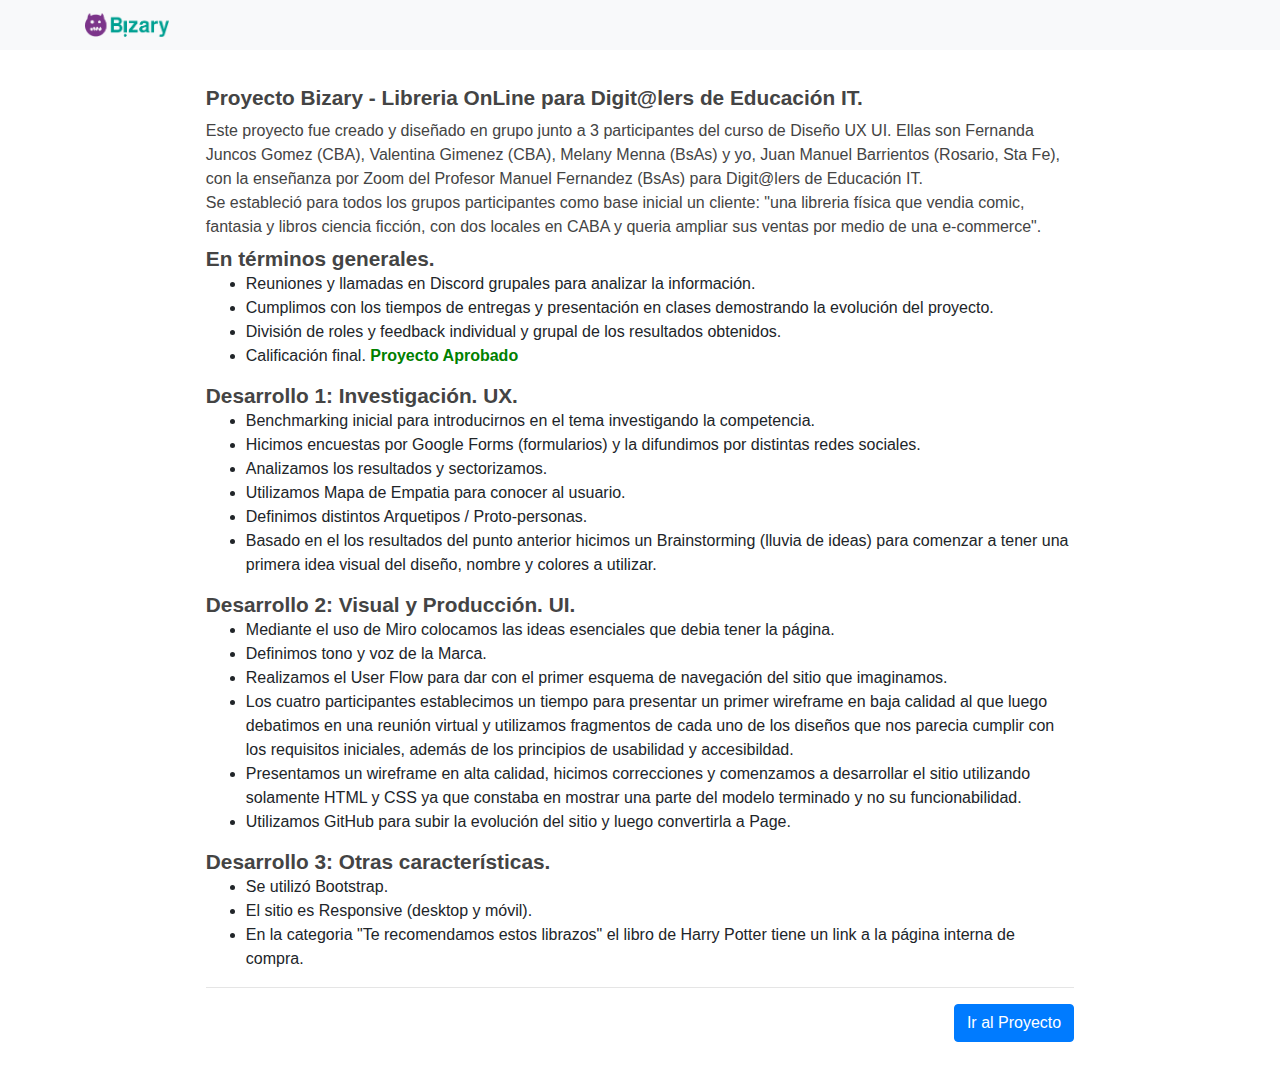
<file: index.html>
<html lang="en">
<head>
    <meta charset="UTF-8">
    <meta http-equiv="X-UA-Compatible" content="IE=edge">
    <meta name="viewport" content="width=device-width, initial-scale=1.0">
    <title>Proyecto Bizary Librería</title>
    <link rel="stylesheet" href="css/estilos_index.css">
    <link rel="stylesheet" href="https://cdn.jsdelivr.net/npm/bootstrap@4.3.1/dist/css/bootstrap.min.css" integrity="sha384-ggOyR0iXCbMQv3Xipma34MD+dH/1fQ784/j6cY/iJTQUOhcWr7x9JvoRxT2MZw1T" crossorigin="anonymous">
</head>
<body>
    <nav class="navbar navbar-light bg-light fixed-top">
        <div class="container">
            <a class="navbar-brand" href="#">
                <img src="img/logo_bizary.png" alt="Logo Bizary"  height="24">
            </a>
        </div>
    </nav>

    <div class="container container_general d-flex justify-content-center mb-3">
      <div class="form_presentacion">
        <h1 class="titulos mb-2">Proyecto Bizary - Libreria OnLine para Digit@lers de Educación IT.</h1>
        <!-- <p class="parrafo mb-2"><b style="color: red;"> Aclaración: Este sitio web </b></p> -->
        <p class="parrafo mb-2">Este proyecto fue creado y diseñado en grupo junto a 3 participantes del curso de Diseño UX UI. Ellas son Fernanda Juncos Gomez (CBA), Valentina Gimenez (CBA), Melany Menna (BsAs) y yo, Juan Manuel Barrientos (Rosario, Sta Fe), con la enseñanza por Zoom del Profesor Manuel Fernandez (BsAs) para Digit@lers de Educación IT. <br>
        Se estableció para todos los grupos participantes como base inicial un cliente: "una libreria física que vendia comic, fantasia y libros ciencia ficción, con dos locales en CABA y queria ampliar sus ventas por medio de una e-commerce".</p>

        <h2 class="titulos">En términos generales.</h2>
        <ul>
            <li>Reuniones y llamadas en Discord grupales para analizar la información.</li>
            <li>Cumplimos con los tiempos de entregas y presentación en clases demostrando la evolución del proyecto.</li>
            <li>División de roles y feedback individual y grupal de los resultados obtenidos.</li>
            <li>Calificación final. <span style="color: green;"><b>Proyecto Aprobado</b></span></li>
        </ul>

        <h2 class="titulos">Desarrollo 1: Investigación. UX.</h2>
        <ul>
            <li>Benchmarking inicial para introducirnos en el tema investigando la competencia.</li>
            <li>Hicimos encuestas por Google Forms (formularios) y la difundimos por distintas redes sociales.</li>
            <li>Analizamos los resultados y sectorizamos.</li>
            <li>Utilizamos Mapa de Empatia para conocer al usuario.</li>
            <li>Definimos distintos Arquetipos / Proto-personas.</li>
            <li>Basado en el los resultados del punto anterior hicimos un Brainstorming (lluvia de ideas) para comenzar a tener una primera idea visual del diseño, nombre y colores a utilizar.</li>
        </ul>

        <h2 class="titulos">Desarrollo 2: Visual y Producción. UI.</h2>
        <ul>
            <li>Mediante el uso de Miro colocamos las ideas esenciales que debia tener la página.</li>
            <li>Definimos tono y voz de la Marca.</li>
            <li>Realizamos el User Flow para dar con el primer esquema de navegación del sitio que imaginamos.</li>
            <li>Los cuatro participantes establecimos un tiempo para presentar un primer wireframe en baja calidad al que luego debatimos en una reunión virtual y utilizamos fragmentos de cada uno de los diseños que nos parecia cumplir con los requisitos iniciales, además de los principios de usabilidad y accesibildad.</li>
            <li>Presentamos un wireframe en alta calidad, hicimos correcciones y comenzamos a desarrollar el sitio utilizando solamente HTML y CSS ya que constaba en mostrar una parte del modelo terminado y no su funcionabilidad.</li>
            <li>Utilizamos GitHub para subir la evolución del sitio y luego convertirla a Page.</li>
        </ul>
        <h2 class="titulos">Desarrollo 3: Otras características.</h2>
        <ul>
            <li>Se utilizó Bootstrap.</li>
            <li>El sitio es Responsive (desktop y móvil).</li>
            <li>En la categoria "Te recomendamos estos librazos" el libro de Harry Potter tiene un link a la página interna de compra.</li>
        </ul>
        <hr>
        <a class="btn btn-primary btn-proyecto" href="bizary.html" target="_parent">Ir al Proyecto</a>
      </div>

    <script src="https://code.jquery.com/jquery-3.3.1.slim.min.js" integrity="sha384-q8i/X+965DzO0rT7abK41JStQIAqVgRVzpbzo5smXKp4YfRvH+8abtTE1Pi6jizo" crossorigin="anonymous"></script>
    <script src="https://cdn.jsdelivr.net/npm/popper.js@1.14.7/dist/umd/popper.min.js" integrity="sha384-UO2eT0CpHqdSJQ6hJty5KVphtPhzWj9WO1clHTMGa3JDZwrnQq4sF86dIHNDz0W1" crossorigin="anonymous"></script>
    <script src="https://cdn.jsdelivr.net/npm/bootstrap@4.3.1/dist/js/bootstrap.min.js" integrity="sha384-JjSmVgyd0p3pXB1rRibZUAYoIIy6OrQ6VrjIEaFf/nJGzIxFDsf4x0xIM+B07jRM" crossorigin="anonymous"></script>
</body>
</html>
</file>
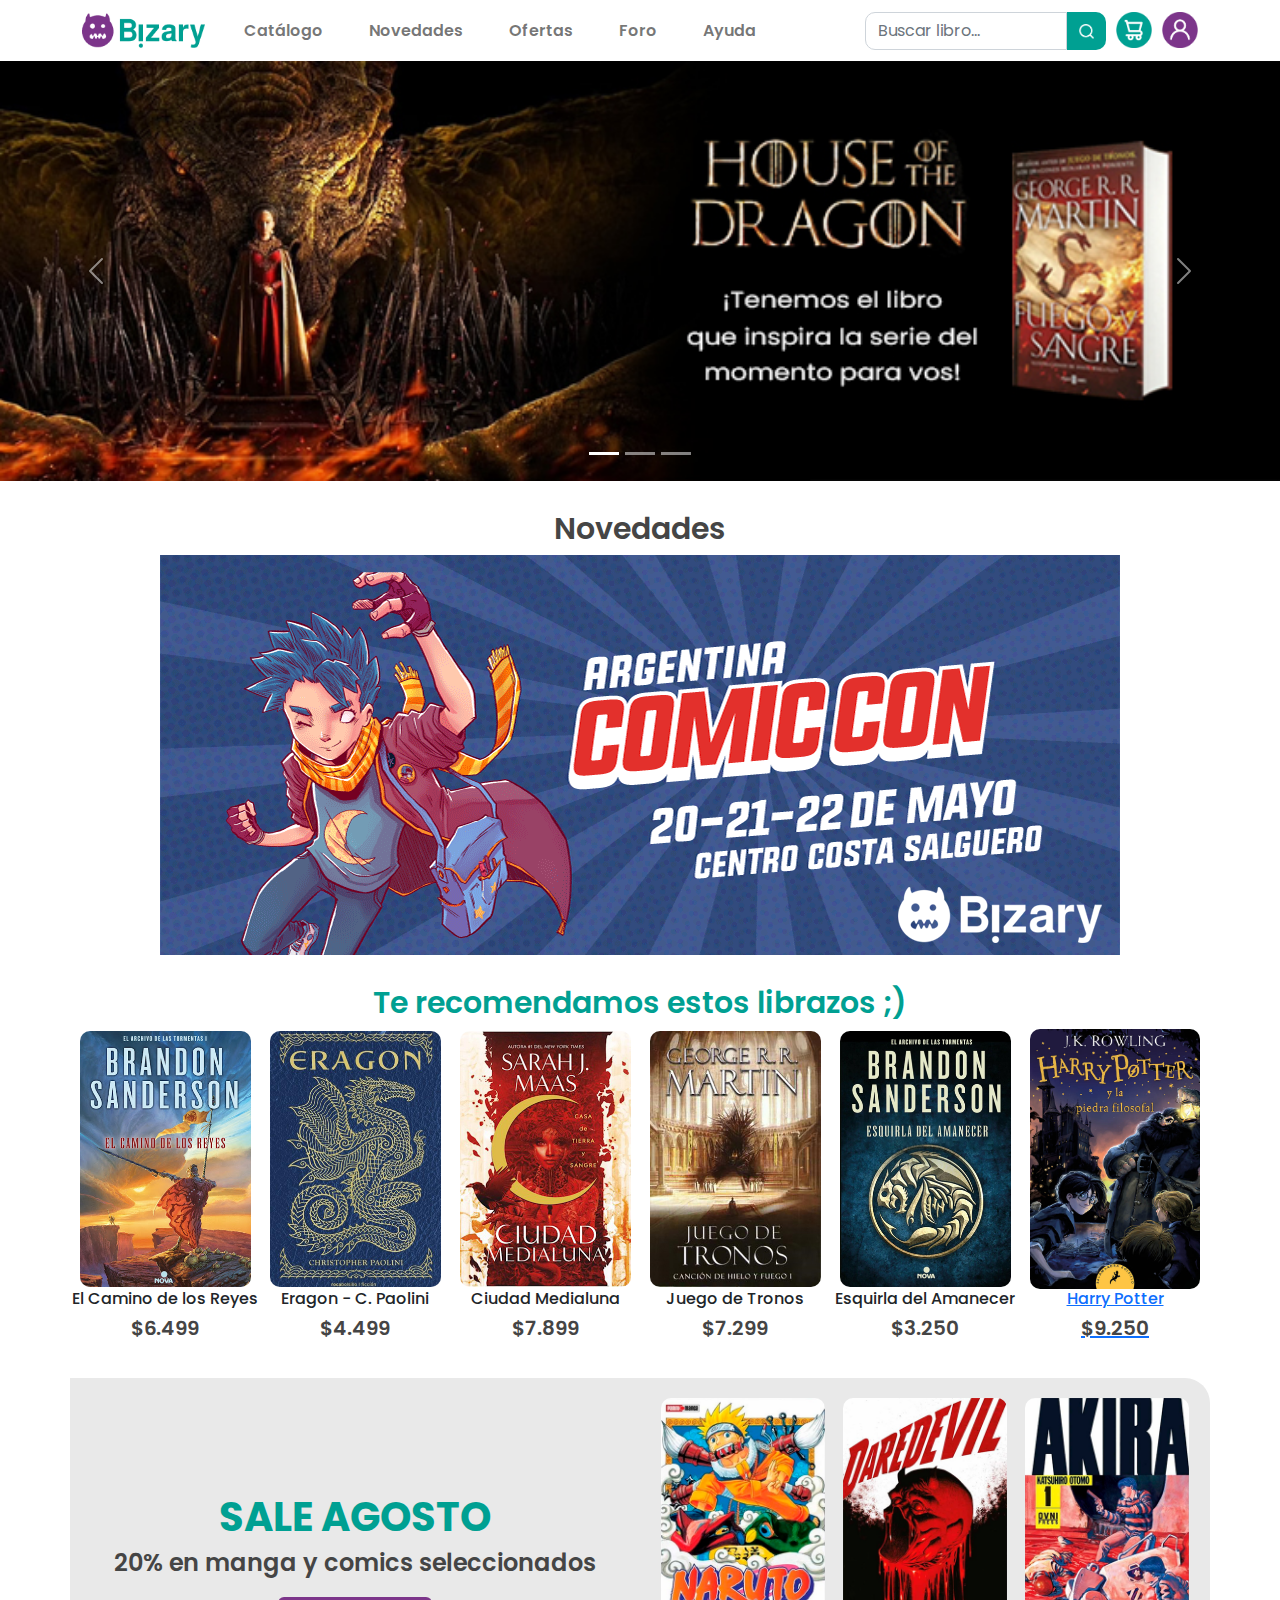
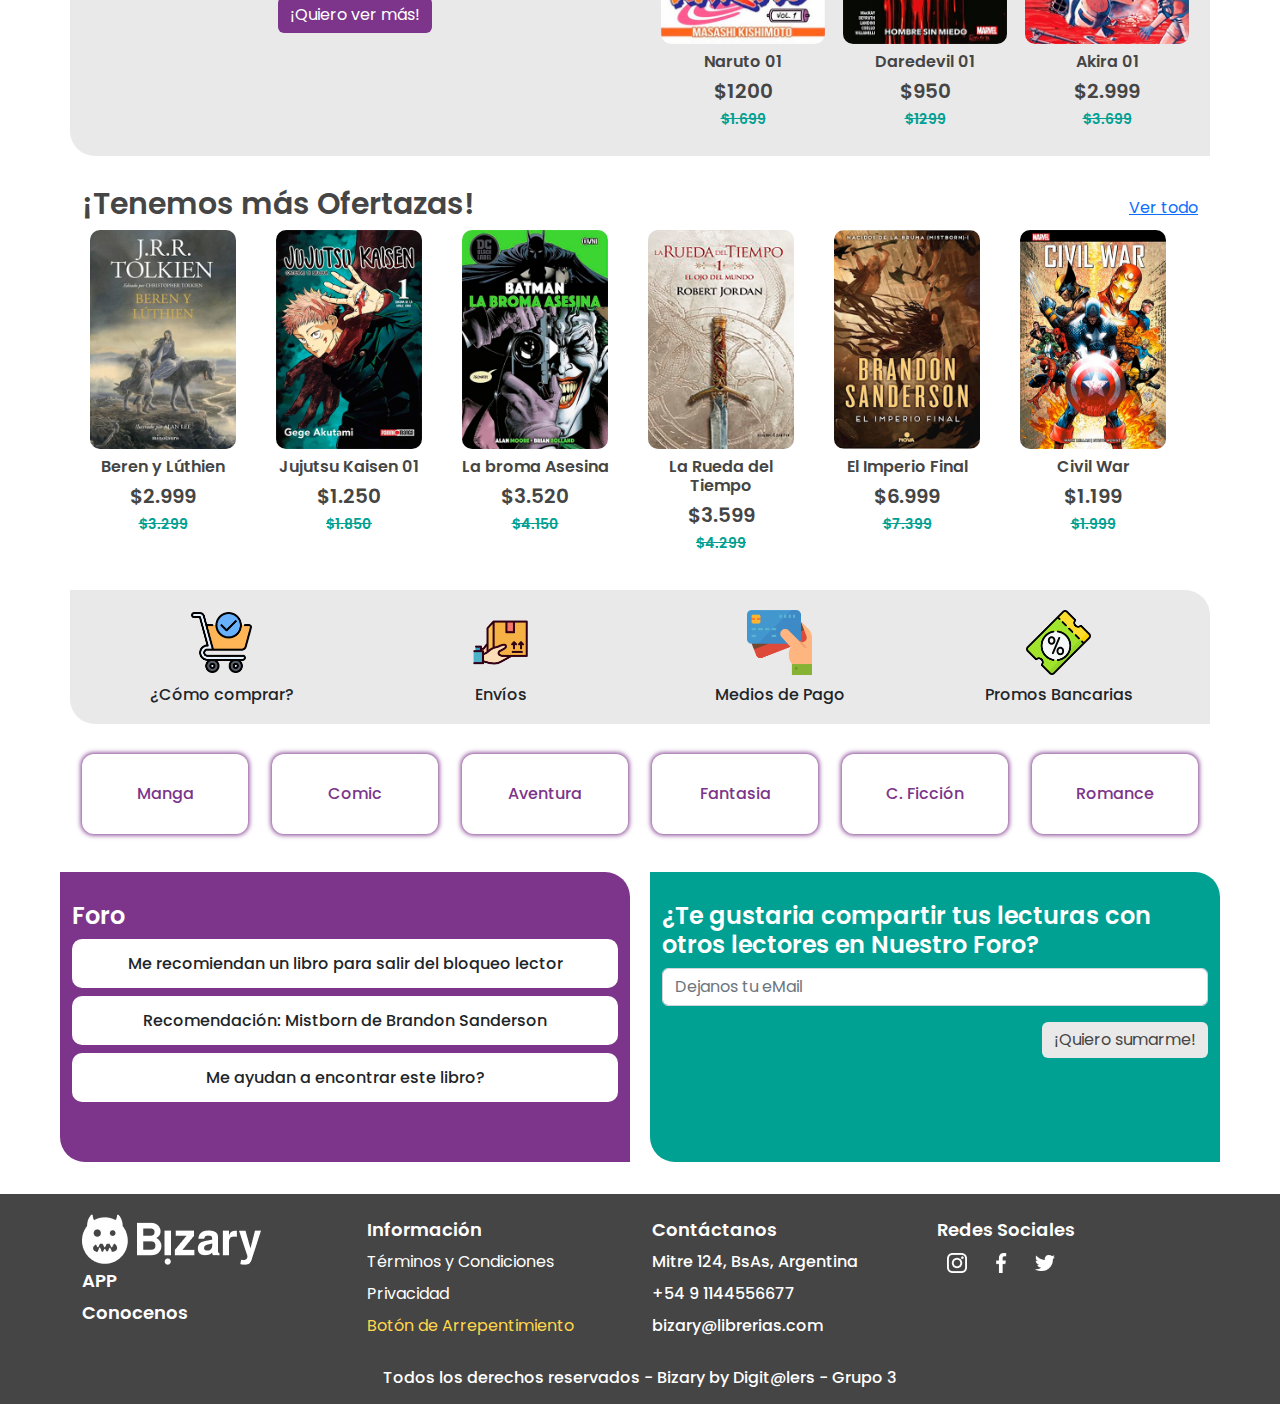
<file: bizary.html>
<!DOCTYPE html>
<html lang="en">
<head>
    <meta charset="UTF-8">
    <meta http-equiv="X-UA-Compatible" content="IE=edge">
    <meta name="viewport" content="width=device-width, initial-scale=1.0">
    <link rel="stylesheet" href="css/estilos.css">
    <link rel="stylesheet" href="css/bootstrap.min.css">
    <title>Bizary | Tu libreria</title>
</head>
<body>
<header class="fixed-top">
    <nav class="navbar navbar-expand-lg container-fluid p-2">
        <div class="container">
            <a class="navbar-brand" href="bizary.html"><img src="img/logo_bizary.png" alt="Brizary, tu libreria Online"></a>  
            <button class="navbar-toggler" type="button" data-bs-toggle="collapse" data-bs-target="#navbarSupportedContent" aria-controls="navbarSupportedContent" aria-expanded="false" aria-label="Toggle navigation">
                <span class="navbar-toggler-icon"></span>  
            </button>
            <div class="collapse navbar-collapse" id="navbarSupportedContent">  
                <ul class="navbar-nav me-auto mb-2 mb-lg-0">  
                    <li class="nav-item">
                        <a class="nav-link" aria-current="page" href="#">Catálogo</a>
                    </li> 
                    <li class="nav-item">
                        <a class="nav-link" aria-current="page" href="#">Novedades</a>
                    </li> 
                    <li class="nav-item">
                        <a class="nav-link" aria-current="page" href="#">Ofertas</a>
                    </li> 
                    <li class="nav-item">
                        <a class="nav-link" aria-current="page" href="#">Foro</a>
                    </li>  
                    <li class="nav-item">
                        <a class="nav-link" aria-current="page" href="#">Ayuda</a>
                    </li>  
                </ul>
                <form class="buscador_icons" role="search">
                    <input class="form-control input_buscador" type="search" placeholder="Buscar libro..." aria-label="Search" size="10">
                    <button class="btn btn-outline-success btn-buscador" type="submit"><img class="buscar" src="img/buscador.png" alt=""></button>
                    <div class="navbar_icons">
                        <img class="navbar_carrito" src="img/carrito.png" alt="">
                        <img class="navbar_user" src="img/usuario.png" alt="">
                    </div>
                </form>
            </div>
        </div>
    </nav>
</header>
<!-- Banner -->
<section class="banner">
    <div id="carouselExampleIndicators" class="carousel slide" data-bs-ride="true">  
        <div class="carousel-indicators">
            <button type="button" data-bs-target="#carouselExampleIndicators" data-bs-slide-to="0" class="active" aria-current="true" aria-label="Slide 1"></button>
            <button type="button" data-bs-target="#carouselExampleIndicators" data-bs-slide-to="1" aria-label="Slide 2"></button>
            <button type="button" data-bs-target="#carouselExampleIndicators" data-bs-slide-to="2" aria-label="Slide 3"></button>
        </div>
        <div class="carousel-inner">
            <div class="carousel-item active">  <img src="img/Banner1.jpg" class="d-block w-100" alt="...">  </div>
            <div class="carousel-item">  <img src="img/Banner2.jpg" class="d-block w-100" alt="...">  </div>  
            <div class="carousel-item">  <img src="img/Banner3.jpg" class="d-block w-100" alt="...">  </div>  
        </div>  
        <button class="carousel-control-prev" type="button" data-bs-target="#carouselExampleIndicators" data-bs-slide="prev">  
            <span class="carousel-control-prev-icon" aria-hidden="true"></span>  
            <span class="visually-hidden">Previous</span>  
        </button>  
        <button class="carousel-control-next" type="button" data-bs-target="#carouselExampleIndicators" data-bs-slide="next">  
            <span class="carousel-control-next-icon" aria-hidden="true"></span>  
            <span class="visually-hidden">Next</span>  
        </button> 
    </div>
</section>
<!-- Main -->
<main role="main container-fluid">

        <!-- Novedades -->
        <section class="novedades container">
            <h1 class="gris_30_600">Novedades</h1>
            <div class="container img-comiccon">
                <img class="img-fluid" src="img/comiccon.png" alt="">
            </div>
        </section>

        <!-- Recomendaciones -->
        <section class="recomendados container">
            <H1 class="verde_30_600">Te recomendamos estos librazos ;)</H1>
                <div class="row">
                    <div class="col col-4 col-md-2 recomendados_cartas p-0 transform_img">
                        <img src="img/camino.png" alt="El Camino de los Reyes">
                        <h6 class="titulo_libros">El Camino de los Reyes</h6>
                        <h6 class="precio_descuento">$6.499</h6>
                    </div>
                    <div class="col col-4 col-md-2 recomendados_cartas p-0 transform_img">
                        <img src="img/eragon.png" alt="Eragon">
                        <h6 class="titulo_libros">Eragon - C. Paolini</h6>
                        <h6 class="precio_descuento">$4.499</h6>
                    </div>
                    <div class="col col-4 col-md-2 recomendados_cartas p-0 transform_img">
                        <img src="img/medialuna.png" alt="Ciudad Medialuna">
                        <h6 class="titulo_libros">Ciudad Medialuna</h6>
                        <h6 class="precio_descuento">$7.899</h6>
                    </div>
                    <div class="col col-4 col-md-2 recomendados_cartas p-0 transform_img">
                        <img src="img/tronos.png" alt="Juego de Tronos">
                        <h6 class="titulo_libros">Juego de Tronos</h6>
                        <h6 class="precio_descuento">$7.299</h6>
                    </div>
                    <div class="col col-4 col-md-2 recomendados_cartas p-0 transform_img">
                        <img src="img/esquirla.jpg" alt="Esquirla del Amanecer">
                        <h6 class="titulo_libros">Esquirla del Amanecer</h6>
                        <h6 class="precio_descuento">$3.250</h6>
                    </div>
                    <div class="col col-4 col-md-2 recomendados_cartas p-0 transform_img">
                        <a href="harry_potter.html" target="_parent">
                            <img src="img/libro_harry.jpg" alt="Esquirla del Amanecer">
                            <h6 class="titulo_libros">Harry Potter</h6>
                            <h6 class="precio_descuento">$9.250</h6>
                        </a>
                    </div>
                </div>
        </section>

        <!-- Sale Agosto -->
        <section class="sale container">
            <div class="row">
                <article class="col col-12 col-md-6 sale_titulos"> <!-- Referencia al texto - izquierda -->
                    <H1 class="verde_40_700">SALE AGOSTO</H1>
                    <H3 class="gris_24_600">20% en manga y comics seleccionados</H3>
                    <a href=""><h6 class="btn btn-primary lo_quiero">¡Quiero ver más!</h6></a>
                </article>
    
                <article class="col col-12 col-md-6 sale_libros"> <!-- Referencia a los libros - derecha -->
                    <div class="col libro_sale transform_img">
                        <img class="img_sale" src="img/naruto.png" alt="Naruto 01">
                        <h6 class="titulos_libros">Naruto 01</h6>
                        <h6 class="precio_descuento">$1200</h6>
                        <h6 class="precio_real">$1.699</h6>
                    </div>
                    <div class="col libro_sale transform_img">
                        <img class="img_sale" src="img/daredevil.png" alt="Daredevil 01">
                        <h6 class="titulos_libros">Daredevil 01</h6>
                        <h6 class="precio_descuento">$950</h6>
                        <h6 class="precio_real">$1299</h6>
                    </div>
                    <div class="col libro_sale transform_img">
                        <img class="img_sale" src="img/akira.png" alt="Akira 01">
                        <h6 class="titulos_libros">Akira 01</h6>
                        <h6 class="precio_descuento">$2.999</h6>
                        <h6 class="precio_real">$3.699</h6>
                    </div>
                </article>
            </div>
        </section>

        <!-- Mas ofertazas -->
        <section class="ofertazas container">

            <div class="titulo_ofertaza">
                <H1 class="gris_30_600">¡Tenemos más Ofertazas!</H1>
                <a href="#" class="ver_todo">Ver todo</a>
            </div>
            
            <div class="row">
                <article class="row sale_libros">
                    <div class="col col-4 col-md-2 col_ofertazas transform_img">
                        <img class="img_sale" src="img/tolkien.png" alt="Beren y Lúthien">
                        <h6 class="titulos_libros">Beren y Lúthien</h6>
                        <h6 class="precio_descuento">$2.999</h6>
                        <h6 class="precio_real">$3.299</h6>
                    </div>
                    <div class="col col-4 col-md-2 col_ofertazas transform_img">
                        <img class="img_sale" src="img/kaisen.png" alt="Jujutsu Kaisen 01">
                        <h6 class="titulos_libros">Jujutsu Kaisen 01</h6>
                        <h6 class="precio_descuento">$1.250</h6>
                        <h6 class="precio_real">$1.850</h6>
                    </div>
                    <div class="col col-4 col-md-2 col_ofertazas transform_img">
                        <img class="img_sale" src="img/batman.png" alt="La broma Asesina">
                        <h6 class="titulos_libros">La broma Asesina</h6>
                        <h6 class="precio_descuento">$3.520</h6>
                        <h6 class="precio_real">$4.150</h6>
                    </div>
                    <div class="col col-4 col-md-2 col_ofertazas transform_img">
                        <img class="img_sale" src="img/rueda.png" alt="La Rueda del Tiempo">
                        <h6 class="titulos_libros">La Rueda del Tiempo</h6>
                        <h6 class="precio_descuento">$3.599</h6>
                        <h6 class="precio_real">$4.299</h6>
                    </div>
                    <div class="col col-4 col-md-2 col_ofertazas transform_img">
                        <img class="img_sale" src="img/imperio.png" alt="El Imperio Final">
                        <h6 class="titulos_libros">El Imperio Final</h6>
                        <h6 class="precio_descuento">$6.999</h6>
                        <h6 class="precio_real">$7.399</h6>
                    </div>
                    <div class="col col-4 col-md-2 col_ofertazas transform_img">
                        <img class="img_sale" src="img/civilwar.png" alt="Civil War">
                        <h6 class="titulos_libros">Civil War</h6>
                        <h6 class="precio_descuento">$1.199</h6>
                        <h6 class="precio_real">$1.999</h6>
                    </div>
                </article>
            </div>
        </section>

        <!-- Iconos -->
        <section class="condiciones_pago_envio container">
            <div class="container iconos">
                <div class="row">
                    <div class="col col-md-3 col-sm-6 col-6 col_responsive">
                        <img src="img/como_comprar.png" alt="">
                        <h6 class="mb-0">¿Cómo comprar?</h6>
                    </div>
                    <div class="col col-md-3 col-sm-6 col-6 col_responsive">
                        <img src="img/envios.png" alt="">
                        <h6 class="mb-0">Envíos</6>
                    </div>
                    <div class="col col-md-3 col-sm-6 col-6">
                        <img src="img/medios_pago.png" alt="">
                        <h6 class="mb-0">Medios de Pago</h6>
                    </div>
                    <div class="col col-md-3 col-sm-6 col-6">
                        <img src="img/descuentos.png" alt="">
                        <h6 class="mb-0">Promos Bancarias</6>
                    </div>
                </div>
            </div>
        </section>

        <!-- Categorias -->
        <section class="categorias container">
            <div class="row">
                <div class="col col-4 col-md-2">
                    <a href=""><h6 class="items_categorias">Manga</h6></a>
                </div>
                <div class="col col-4 col-md-2">
                    <a href=""><h6 class="items_categorias">Comic</h6></a>
                </div>
                <div class="col col-4 col-md-2">
                    <a href=""><h6 class="items_categorias">Aventura</h6></a>
                </div>
                <div class="col col-4 col-md-2">
                    <a href=""><h6 class="items_categorias">Fantasia</h6></a>
                </div>
                <div class="col col-4 col-md-2">
                    <a href=""><h6 class="items_categorias">C.  Ficción</h6></a>
                </div>
                <div class="col col-4 col-md-2">
                    <a href=""><h6 class="items_categorias">Romance</h6></a>
                </div>
            </div>
        </section>

        <section class="container foro_lecturas">
            <div class="row">
                <div class="col col-12 col-md-6 foro1">
                    <h1 class="blanco_24_600">Foro</h1>
                    <h6>Me recomiendan un libro para salir del bloqueo lector</h6>
                    <h6>Recomendación: Mistborn de Brandon Sanderson</h6>
                    <h6>Me ayudan a encontrar este libro?</h6>
                </div>

                <div class="col col-12 col-md-6 foro2">
                    <h1 class="blanco_24_600">¿Te gustaria compartir tus lecturas con otros lectores en Nuestro Foro?</h1>
                    <input type="text" class="form-control" name="" id="" placeholder="Dejanos tu eMail">
                    <h6 class="btn btn-primary quiero_sumarme mt-3">¡Quiero sumarme!</h6>
                </div>
            </div>
        </section>
    </main>
    
    <!-- Footer -->
    <footer class="container-fluid">
        <div class="container">
            <div class="row">
                <div class="col col-12 col-sm-12 col-md-3 ">
                    <img src="img/logo_bizary_blanco.png" alt="" class="logo_footer">
                    <div class="footer_1">
                        <a href="#" class="blanco_18_600" >APP</a>
                        <a href="#" class="blanco_18_600" >Conocenos</a>
                    </div>
                </div>
                <div class="col col-12 col-sm-12 col-md-3 footer_2">
                    <h6 class="blanco_18_600">Información</h6>
                    <a href="#" class="interlineado_footer">Términos y Condiciones</a>
                    <a href="#" class="interlineado_footer">Privacidad</a>
                    <a href="#" class="interlineado_footer arrepentimiento">Botón de Arrepentimiento</a>
                </div>
                <div class="col col-12 col-sm-12 col-md-3">
                    <h6 class="blanco_18_600">Contáctanos</h6>
                    <h6 class="interlineado_footer">Mitre 124, BsAs, Argentina</h6>
                    <h6 class="interlineado_footer">+54 9 1144556677</h6>
                    <h6 class="interlineado_footer">bizary@librerias.com</h6>
                </div>
                <div class="col col-12 col-sm-12 col-md-3 redes-sociales">
                    <h6 class="blanco_18_600">Redes Sociales</h6>
                    <a href="#"><img src="img/instagram.png" alt=""></a>
                    <a href="#"><img src="img/facebook.png" alt=""></a>
                    <a href="#"><img src="img/twitter.png" alt=""></a>
                </div>
            </div>
            <div class="row">
                <div class="col derechos_reservados">
                    <h6>Todos los derechos reservados - Bizary by Digit@lers - Grupo 3</h6>
                </div>
            </div>
        </div>
    </footer>
    <script src="js/bootstrap.min.js"></script>
</body>
</html>
</file>
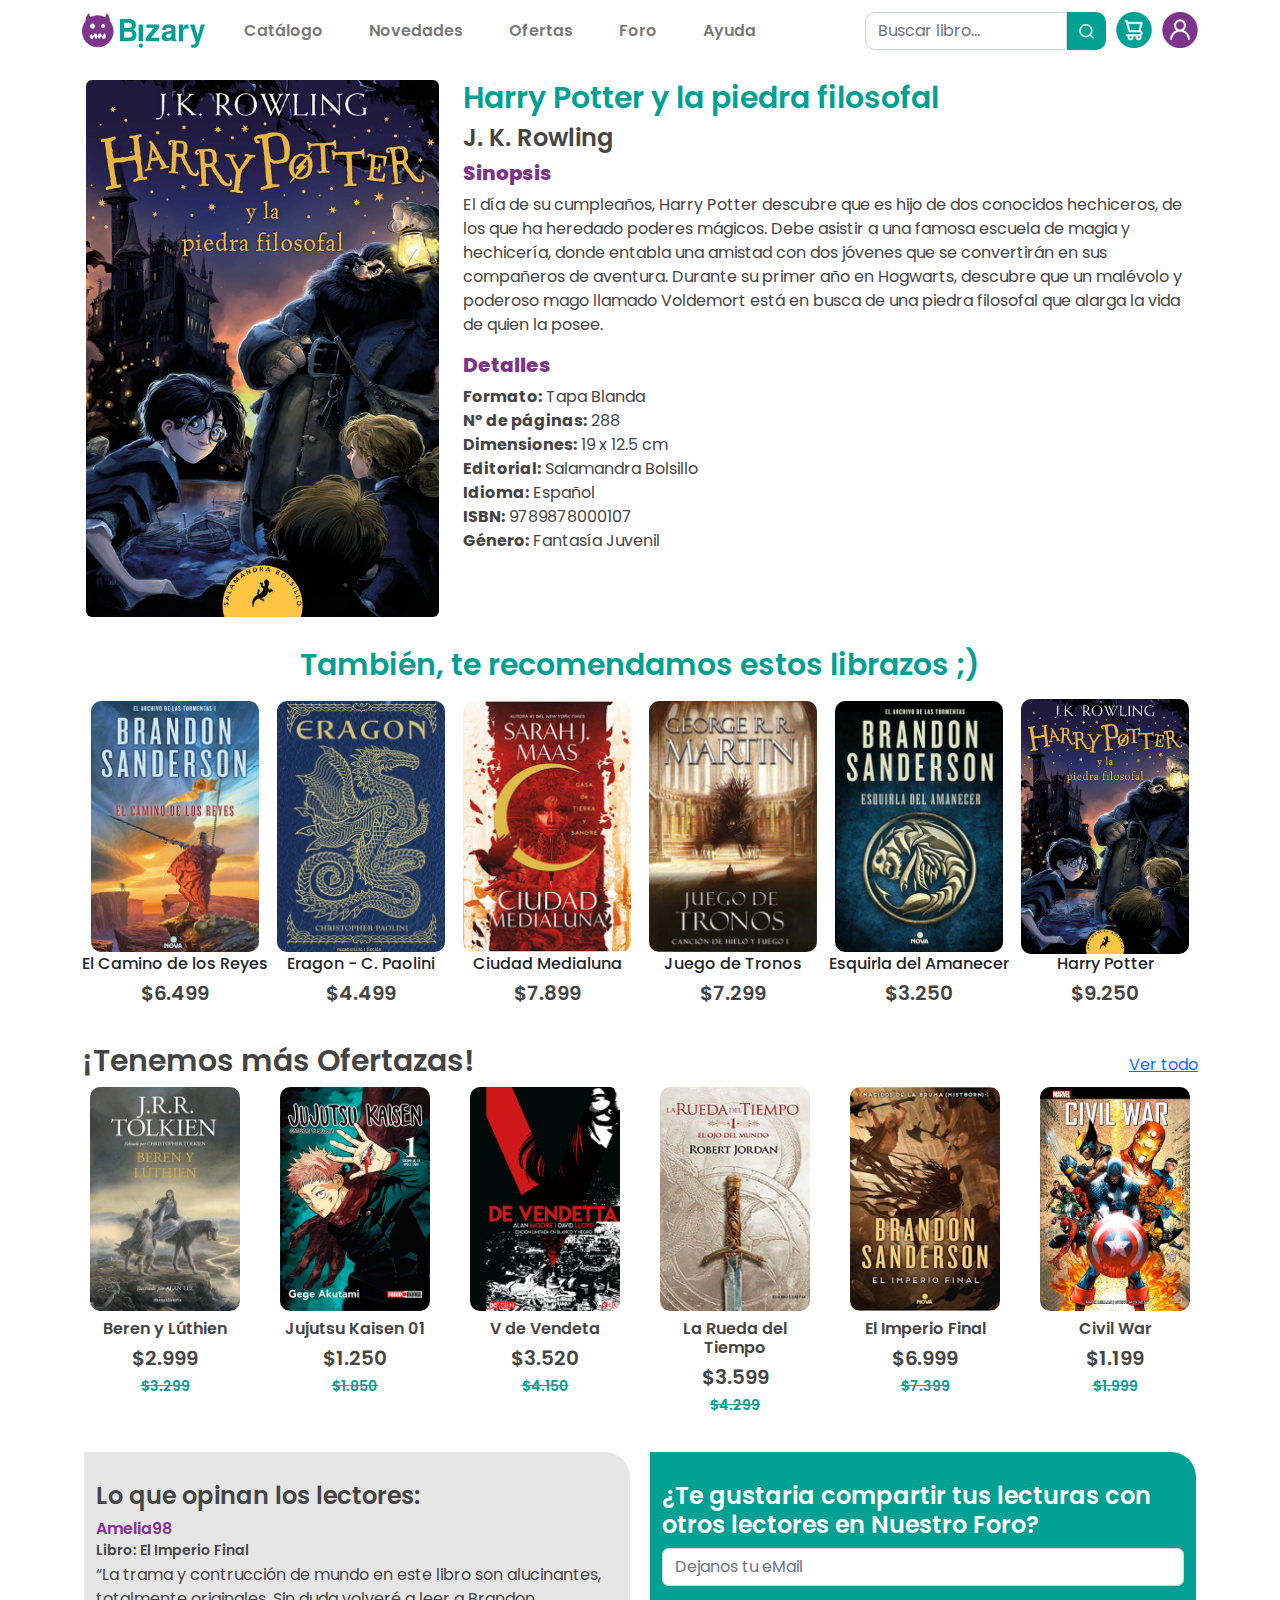
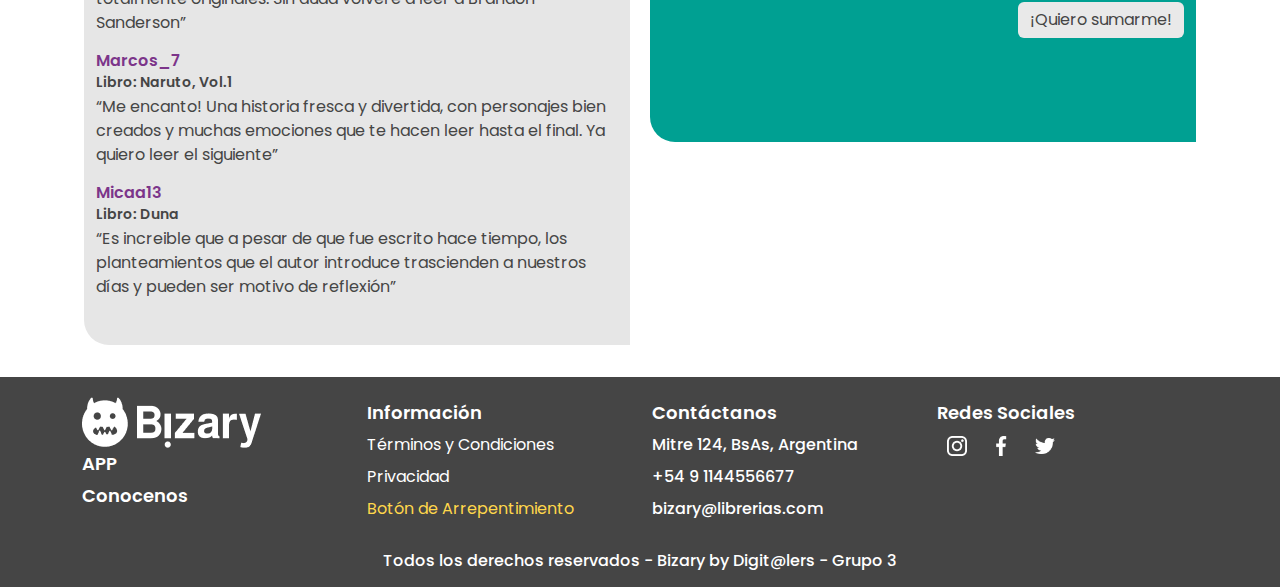
<file: harry_potter.html>
<!DOCTYPE html>
<html lang="en">
<head>
    <meta charset="UTF-8">
    <meta http-equiv="X-UA-Compatible" content="IE=edge">
    <meta name="viewport" content="width=device-width, initial-scale=1.0">
    <link rel="stylesheet" href="css/estilos.css">
    <link rel="stylesheet" href="css/bootstrap.min.css">
    <title>Bizary | Tu libreria</title>
</head>
<body>
<header class="fixed-top">
    <nav class="navbar navbar-expand-lg container-fluid p-2">
        <div class="container">
            <a class="navbar-brand" href="index.html"><img src="img/logo_bizary.png" alt="Brizary, tu libreria Online"></a>  
            <button class="navbar-toggler" type="button" data-bs-toggle="collapse" data-bs-target="#navbarSupportedContent" aria-controls="navbarSupportedContent" aria-expanded="false" aria-label="Toggle navigation">
                <span class="navbar-toggler-icon"></span>  
            </button>
            <div class="collapse navbar-collapse" id="navbarSupportedContent">  
                <ul class="navbar-nav me-auto mb-2 mb-lg-0">  
                    <li class="nav-item">
                        <a class="nav-link" aria-current="page" href="#">Catálogo</a>
                    </li> 
                    <li class="nav-item">
                        <a class="nav-link" aria-current="page" href="#">Novedades</a>
                    </li> 
                    <li class="nav-item">
                        <a class="nav-link" aria-current="page" href="#">Ofertas</a>
                    </li> 
                    <li class="nav-item">
                        <a class="nav-link" aria-current="page" href="#">Foro</a>
                    </li>  
                    <li class="nav-item">
                        <a class="nav-link" aria-current="page" href="#">Ayuda</a>
                    </li>  
                </ul>
                <form class="buscador_icons" role="search">
                    <input class="form-control input_buscador" type="search" placeholder="Buscar libro..." aria-label="Search" size="10">
                    <button class="btn btn-outline-success btn-buscador" type="submit"><img class="buscar" src="img/buscador.png" alt=""></button>
                    <div class="navbar_icons">
                        <img class="navbar_carrito" src="img/carrito.png" alt="">
                        <img class="navbar_user" src="img/usuario.png" alt="">
                    </div>
                </form>
            </div>
        </div>
    </nav>
</header>
<!-- main -->
<main role="main container-fluid">

        <!-- Novedades -->
        <section class="section_libro container px-3">
            <div class="row">
                <div class="col col-12 col-md-4">
                    <img src="img/libro_harry.jpg" class="img-fluid transform_img rounded" alt="Harry Potter">
                </div>

                <div class="col col-12 col-md-8 container_sinopsis">
                    <h1 class="verde_30_600">Harry Potter y la piedra filosofal</h1>
                    <h6 class="gris_24_600">J. K. Rowling</h6>

                    <h6 class="titulo_libro_sinopsis">Sinopsis</h6>
                    <p class="gris_14">El día de su cumpleaños, Harry Potter descubre que es hijo de dos conocidos hechiceros, de los que ha heredado poderes mágicos. Debe asistir a una famosa escuela de magia y hechicería, donde entabla una amistad con dos jóvenes que se convertirán en sus compañeros de aventura. Durante su primer año en Hogwarts, descubre que un malévolo y poderoso mago llamado Voldemort está en busca de una piedra filosofal que alarga la vida de quien la posee.
                    </p>

                    <h6 class="titulo_libro_sinopsis">Detalles</h6>
                    <p class="gris_14">
                        <b>Formato:</b> Tapa Blanda <br>
                        <b>Nº de páginas:</b> 288 <br>
                        <b>Dimensiones:</b> 19 x 12.5 cm <br>
                        <b>Editorial:</b> Salamandra Bolsillo <br>
                        <b>Idioma:</b> Español <br>
                        <b>ISBN:</b> 9789878000107 <br>
                        <b>Género:</b> Fantasía Juvenil</p>
                </div>
            </div>
        </section>

        <!-- Recomendaciones -->
        <section class="recomendados container">
            <H1 class="verde_30_600">También, te recomendamos estos librazos ;)</H1>
            <div class="container mt-3">
                <div class="row">
                    <div class="col col-4 col-md-2 recomendados_cartas p-0 transform_img">
                        <img src="img/camino.png" alt="El Camino de los Reyes">
                        <h6 class="titulo_libros">El Camino de los Reyes</h6>
                        <h6 class="precio_descuento">$6.499</h6>
                    </div>
                    <div class="col col-4 col-md-2 recomendados_cartas p-0 transform_img">
                        <img src="img/eragon.png" alt="Eragon">
                        <h6 class="titulo_libros">Eragon - C. Paolini</h6>
                        <h6 class="precio_descuento">$4.499</h6>
                    </div>
                    <div class="col col-4 col-md-2 recomendados_cartas p-0 transform_img">
                        <img src="img/medialuna.png" alt="Ciudad Medialuna">
                        <h6 class="titulo_libros">Ciudad Medialuna</h6>
                        <h6 class="precio_descuento">$7.899</h6>
                    </div>
                    <div class="col col-4 col-md-2 recomendados_cartas p-0 transform_img">
                        <img src="img/tronos.png" alt="Juego de Tronos">
                        <h6 class="titulo_libros">Juego de Tronos</h6>
                        <h6 class="precio_descuento">$7.299</h6>
                    </div>
                    <div class="col col-4 col-md-2 recomendados_cartas p-0 transform_img">
                        <img src="img/esquirla.jpg" alt="Esquirla del Amanecer">
                        <h6 class="titulo_libros">Esquirla del Amanecer</h6>
                        <h6 class="precio_descuento">$3.250</h6>
                    </div>
                    <div class="col col-4 col-md-2 recomendados_cartas p-0 transform_img">
                        <img src="img/libro_harry.jpg" alt="Esquirla del Amanecer">
                        <h6 class="titulo_libros">Harry Potter</h6>
                        <h6 class="precio_descuento">$9.250</h6>
                    </div>
                </div>
            </div>
        </section>
        
        <!-- Mas ofertas -->
        <section class="ofertazas container">
            <div class="titulo_ofertaza">
                <H1 class="gris_30_600">¡Tenemos más Ofertazas!</H1>
                <a href="#" class="ver_todo">Ver todo</a>
            </div>
            
            <!-- <div class="row"> -->
                <article class="row sale_libros">
                    <div class="col col-4 col-md-2 col_ofertazas transform_img">
                        <img class="img_sale" src="img/tolkien.png" alt="Beren y Lúthien">
                        <h6 class="titulos_libros">Beren y Lúthien</h6>
                        <h6 class="precio_descuento">$2.999</h6>
                        <h6 class="precio_real">$3.299</h6>
                    </div>
                    <div class="col col-4 col-md-2 col_ofertazas transform_img">
                        <img class="img_sale" src="img/kaisen.png" alt="Jujutsu Kaisen 01">
                        <h6 class="titulos_libros">Jujutsu Kaisen 01</h6>
                        <h6 class="precio_descuento">$1.250</h6>
                        <h6 class="precio_real">$1.850</h6>
                    </div>
                    <div class="col col-4 col-md-2 col_ofertazas transform_img">
                        <img class="img_sale" src="img/vendeta.png" alt="V de Vendeta">
                        <h6 class="titulos_libros">V de Vendeta</h6>
                        <h6 class="precio_descuento">$3.520</h6>
                        <h6 class="precio_real">$4.150</h6>
                    </div>
                    <div class="col col-4 col-md-2 col_ofertazas transform_img">
                        <img class="img_sale" src="img/rueda.png" alt="La Rueda del Tiempo">
                        <h6 class="titulos_libros">La Rueda del Tiempo</h6>
                        <h6 class="precio_descuento">$3.599</h6>
                        <h6 class="precio_real">$4.299</h6>
                    </div>
                    <div class="col col-4 col-md-2 col_ofertazas transform_img">
                        <img class="img_sale" src="img/imperio.png" alt="El Imperio Final">
                        <h6 class="titulos_libros">El Imperio Final</h6>
                        <h6 class="precio_descuento">$6.999</h6>
                        <h6 class="precio_real">$7.399</h6>
                    </div>
                    <div class="col col-4 col-md-2 col_ofertazas transform_img">
                        <img class="img_sale" src="img/civilwar.png" alt="Civil War">
                        <h6 class="titulos_libros">Civil War</h6>
                        <h6 class="precio_descuento">$1.199</h6>
                        <h6 class="precio_real">$1.999</h6>
                    </div>
                <!-- </article> -->
            </div>

        </section>
        
        <section class="foro_lecturas container">
            <div class="row px-4">
                <article class="col col-12 col-md-6 foro3"> 
                    <h1 class="gris_24_600">Lo que opinan los lectores:</h1>
                    <div>
                        <h6 class="lila_16_600 mb-1">Amelia98</h6>
                        <h6 class="gris_14_600 mb-1">Libro: El Imperio Final</h6>
                        <p class="gris_14">“La trama y contrucción de mundo en este libro son alucinantes, totalmente originales. Sin duda volveré a leer a Brandon Sanderson”</p>
                    </div>
                    <div>
                        <h6 class="lila_16_600 mb-1">Marcos_7</h6>
                        <h6 class="gris_14_600 mb-1">Libro: Naruto, Vol.1</h6>
                        <p class="gris_14">“Me encanto! Una historia fresca y divertida, con personajes bien creados y muchas emociones que te hacen leer hasta el final. Ya quiero leer el siguiente”</p>
                    </div>
                    <div>
                        <h6 class="lila_16_600 mb-1">Micaa13</h6>
                        <h6 class="gris_14_600 mb-1">Libro: Duna</h6>
                        <p class="gris_14">“Es increible que a pesar de que fue escrito hace tiempo, los planteamientos que el autor introduce trascienden a nuestros días y pueden ser motivo de reflexión”</p>
                    </div>
                </article>
    
                <div class="col col-12 col-md-6 foro2">
                    <h1 class="blanco_24_600">¿Te gustaria compartir tus lecturas con otros lectores en Nuestro Foro?</h1>
                    <input type="text" class="form-control" name="" id="" placeholder="Dejanos tu eMail">
                    <h6 class="btn btn-primary quiero_sumarme mt-3">¡Quiero sumarme!</h6>
                </div>
            </div>
        </section>
    </main>
    
    <!-- FOOTER -->
    <footer class="container-fluid">
        <div class="container">
            <div class="row">
                <div class="col col-12 col-sm-12 col-md-3 ">
                    <img src="img/logo_bizary_blanco.png" alt="" class="logo_footer">
                    <div class="footer_1">
                        <a href="#" class="blanco_18_600" >APP</a>
                        <a href="#" class="blanco_18_600" >Conocenos</a>
                    </div>
                </div>
                <div class="col col-12 col-sm-12 col-md-3 footer_2">
                    <h6 class="blanco_18_600">Información</h6>
                    <a href="#" class="interlineado_footer">Términos y Condiciones</a>
                    <a href="#" class="interlineado_footer">Privacidad</a>
                    <a href="#" class="interlineado_footer arrepentimiento">Botón de Arrepentimiento</a>
                </div>
                <div class="col col-12 col-sm-12 col-md-3">
                    <h6 class="blanco_18_600">Contáctanos</h6>
                    <h6 class="interlineado_footer">Mitre 124, BsAs, Argentina</h6>
                    <h6 class="interlineado_footer">+54 9 1144556677</h6>
                    <h6 class="interlineado_footer">bizary@librerias.com</h6>
                </div>
                <div class="col col-12 col-sm-12 col-md-3 redes-sociales">
                    <h6 class="blanco_18_600">Redes Sociales</h6>
                    <a href="#"><img src="img/instagram.png" alt=""></a>
                    <a href="#"><img src="img/facebook.png" alt=""></a>
                    <a href="#"><img src="img/twitter.png" alt=""></a>
                </div>
            </div>
            <div class="row">
                <div class="col derechos_reservados">
                    <h6>Todos los derechos reservados - Bizary by Digit@lers - Grupo 3</h6>
                </div>
            </div>
        </div>
    </footer>
    <script src="js/bootstrap.min.js"></script>
</body>
</html>
</file>
<file: css/estilos_index.css>
.titulos{font-weight:600;font-size:1.3rem;color:#444;margin-bottom:0}.parrafo{font-weight:400;font-size:1rem;color:#444;margin-bottom:0}.btn-proyecto{float:right}.form_presentacion{width:84%;padding:16px 32px;border-radius:10px;background-color:white}.container_general{margin-top:70px!important}
</file>
<file: css/estilos.css>
@import url('https://fonts.googleapis.com/css2?family=Poppins:ital,wght@0,100;0,200;0,300;0,400;0,500;0,600;0,700;0,800;0,900;1,100;1,200;1,300;1,400;1,500;1,600;1,700;1,800;1,900&display=swap');*{font-family:'Poppins'}body{--color-lila:#7c358a;--color-verdeAgua:#00a092;--color-gris50:#454545;--color-gris25:#e9e9e9;--color-blanco:#e6e6e6;--color-fucsia:#ff477e;--color-mostaza:#ffd74b;margin:0}.verde_40_700{font-size:40px;font-weight:700;color:var(--color-verdeAgua)}.verde_30_600{font-size:30px;font-weight:600;color:var(--color-verdeAgua)}.gris_30_600{font-size:30px;font-weight:600;color:var(--color-gris50)}.gris_24_600{font-size:24px;font-weight:600;color:var(--color-gris50)}.blanco_24_600{font-size:24px;font-weight:600;color:white}.blanco_18_600{font-size:18px;font-weight:600;color:white}.arrepentimiento{color:var(--color-mostaza)}.lila_16_600{font-size:16px;font-weight:600;color:var(--color-lila)}.gris_14_600{font-size:14px;font-weight:600;color:var(--color-gris50)}.titulos_libros{padding-top:8px;font-size:16px;font-weight:600;color:var(--color-gris50)}.precio_real{font-size:14px;font-weight:600;color:var(--color-verdeAgua);text-decoration:line-through}.precio_descuento{font-size:20px;font-weight:600;color:var(--color-gris50)}.titulo_libro_sinopsis{font-size:20px;font-weight:800;color:var(--color-lila)}.gris_14{font-size:16px;color:var(--color-gris50)}.libro_sinopsis{font-size:14px}ul{padding:0;list-style:none;text-align:center}li{display:inline-block;margin:0 15px}a{text-decoration:none}.transform_img:hover{transform:scale(1.015);transition:0.1s;transition-timing-function:ease-in-out}header{background-color:white}.nav-item > a:link{font-weight:600}.nav-item > a:hover{font-weight:600;color:var(--color-lila)}.nav-item > a:active{font-weight:600;color:var(--color-verdeAgua)}.navbar-brand > img{height:35px}.buscar{width:15px;height:15px}.input_buscador{border-radius:10px 0 0 10px!important}.btn-buscador{background-color:var(--color-verdeAgua)!important;border:0!important;border-radius:0 10px 10px 0!important}.navbar_carrito,.navbar_user{height:36px;width:36px;margin-left:10px}.navbar_icons{display:flex;flex-direction:row}.buscador_icons{display:flex;flex-direction:row}.banner{margin-top:60px}main{margin:1rem}.novedades{margin-top:30px}.img-comiccon{display:flex;justify-content:center}.novedades > h1{font-size:30px;text-align:center}.cartas{height:240px}.recomendados{margin-top:30px}.recomendados > h1{font-size:30px;text-align:center}.recomendados_cartas{display:flex;flex-direction:column;text-align:center}.recomendados_cartas img{max-width:90%;border-radius:10px;margin:auto}.sale{margin-top:30px;background-color:var(--color-gris25);border-radius:0 25px 0 25px;padding:20px 0;display:flex}.sale_titulos{display:flex;flex-direction:column;justify-content:center;align-content:center;text-align:center}.lo_quiero{background-color:var(--color-lila)!important;margin-top:12px;border:none!important}.sale_titulos a{text-decoration:none}.sale_libros{display:flex;justify-content:space-between}.img_sale{max-width:90%;border-radius:10px;margin:0 auto}.libro_sale{display:flex;flex-direction:column;text-align:center}.titulo_ofertaza{margin-top:30px;display:flex;flex-direction:row;justify-content:space-between;align-items:center}.ofertazas .row{display:flex;justify-content:space-between}.col_ofertazas{display:flex;flex-direction:column;text-align:center}.condiciones_pago_envio{background-color:var(--color-gris25);margin:30px;padding:20px 0;border-radius:0 25px 0 25px}.condiciones_pago_envio img{width:65px}.condiciones_pago_envio h6{margin-top:10px}.condiciones_pago_envio .col{display:flex;flex-direction:column;align-items:center}.categorias{margin-top:30px}.categorias .row{display:flex;justify-content:space-between}.categorias a{text-decoration:none;color:var(--color-lila)}.items_categorias{display:flex;justify-content:center;align-items:center;background-color:white;border-radius:12px;height:80px;box-shadow:0 0 5px .5px var(--color-lila)}.foro_lecturas{margin-top:30px}.foro_lecturas .row{display:flex;justify-content:space-between}.foro1{padding:30px;border-radius:0 25px 0 25px;background-color:var(--color-lila);height:290px;margin:0 -10px}.foro1 h6{padding:15px;background-color:white;border-radius:10px;text-align:center;text-decoration:none}.foro2{padding:30px;border-radius:0 25px 0 25px;background-color:#00a092;height:290px;margin:0 -10px}.foro2 h6{background-color:var(--color-gris25)!important;color:var(--color-gris50);margin-top:12px;border:none!important;float:right}.foro2 div{display:flex;justify-content:center}.foro3{padding:30px;border-radius:0 25px 0 25px;background-color:var(--color-blanco);margin:0 -10px}.quiero_sumarme:hover{color:var(--color-lila)!important}footer{margin-top:2rem;padding:20px 0 10px;background-color:var(--color-gris50);color:white;font-size:1rem}footer a{text-decoration:none;color:white;line-height:2rem}footer a:hover{color:var(--color-mostaza)}footer a:active{color:var(--color-fucsia)}footer a{text-decoration:none;color:white;line-height:2rem}footer h6{margin:0;line-height:2rem}.footer_1,.footer_2{display:flex;flex-direction:column}.redes-sociales img{width:20px}.redes-sociales a{padding:0 10px}.derechos_reservados{padding-top:20px;display:flex;justify-content:center;color:white}.section_libro{margin-top:80px}@media (min-width:396px) and (max-width:991px){.condiciones_pago_envio .col_responsive{margin-bottom:10px}.foro1,.foro2{width:100%}.foro1{margin-bottom:12px}.foro_lecturas .row{justify-content:center}.foro3{margin-bottom:12px}.lo_quiero{margin-bottom:14px}}
</file>
